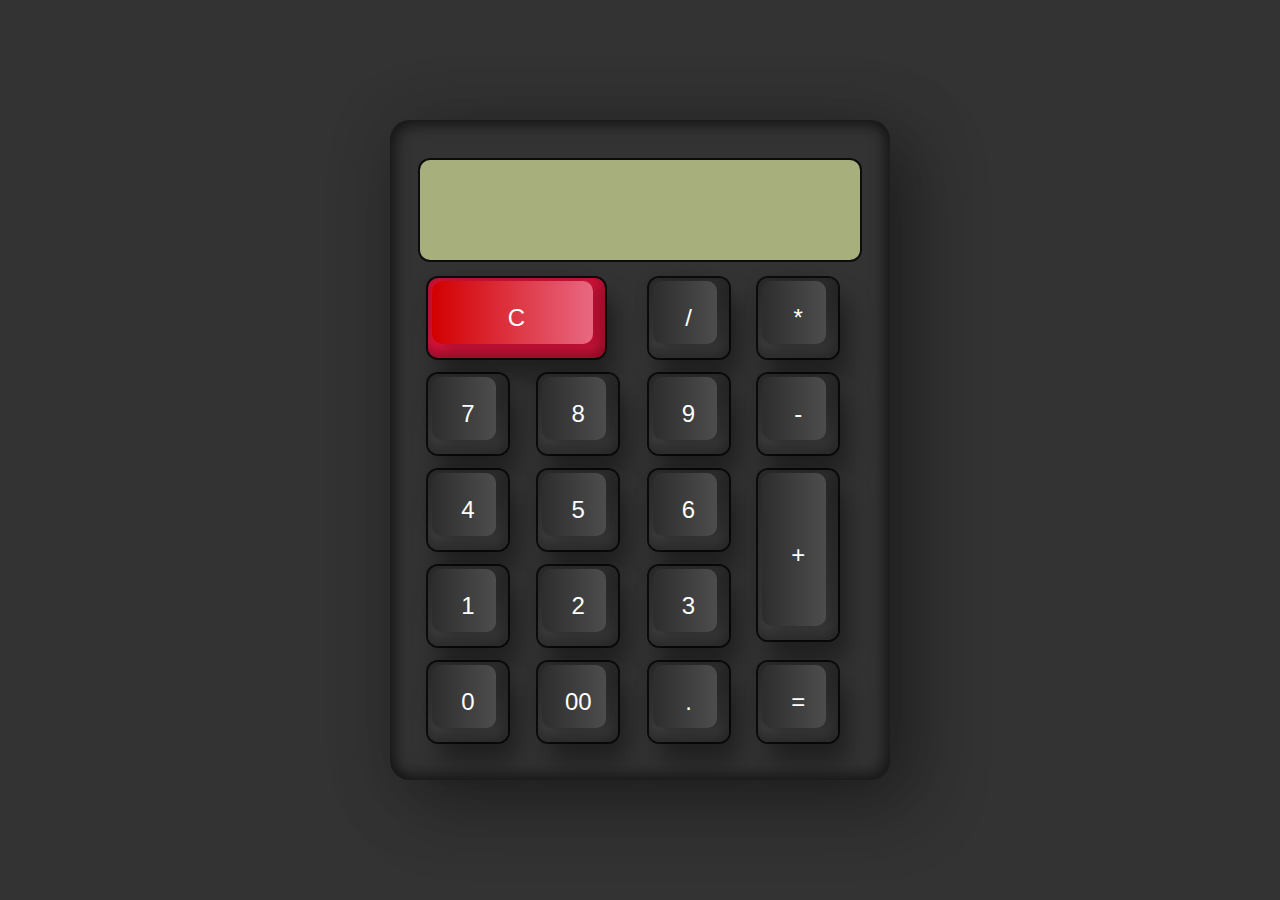
<file: calculadorajs/calculadora.html>
<!DOCTYPE html>
<html lang="pt-br">
<head>
    <meta charset="UTF-8">
    <meta http-equiv="X-UA-Compatible" content="IE=edge">
    <meta name="viewport" content="width=device-width, initial-scale=1.0">
    <link rel="stylesheet" href="style.css">
    <title>Calculadora.js</title>
</head>
<body>
    <div class="container">
        <form class="calculadora" name="calc">
            <input type="text" class="value" readonly name="txt">
            <span class="num clear" onclick="calc.txt.value =''"><i>C</i></span>

            <span class="num" onclick="calc.txt.value +='/'"><i>/</i></span>
            <span class="num" onclick="calc.txt.value +='*'"><i>*</i></span>
            <span class="num" onclick="calc.txt.value +='7'"><i>7</i></span>
            <span class="num" onclick="calc.txt.value +='8'"><i>8</i></span>
            <span class="num" onclick="calc.txt.value +='9'"><i>9</i></span>
            <span class="num" onclick="calc.txt.value +='-'"><i>-</i></span>
            <span class="num" onclick="calc.txt.value +='4'"><i>4</i></span>
            <span class="num" onclick="calc.txt.value +='5'"><i>5</i></span>
            <span class="num" onclick="calc.txt.value +='6'"><i>6</i></span>
            <span class="num plus" onclick="calc.txt.value +='+'"><i>+</i></span>
            <span class="num" onclick="calc.txt.value +='1'"><i>1</i></span>
            <span class="num" onclick="calc.txt.value +='2'"><i>2</i></span>
            <span class="num" onclick="calc.txt.value +='3'"><i>3</i></span>
            <span class="num" onclick="calc.txt.value +='0'"><i>0</i></span>
            <span class="num" onclick="calc.txt.value +='00'"><i>00</i></span>
            <span class="num" onclick="calc.txt.value +='.'"><i>.</i></span>

            <span class="num" onclick="document.calc.txt.value=eval(calc.txt.value)"><i>=</i></span>
        </form>
    </div>
</body>
</html>
</file>
<file: calculadorajs/style.css>
*{
    margin: 0;
    padding: 0;
    box-sizing: border-box;
    font-family: Arial, Helvetica, sans-serif;
}
body{
    display: flex;
    justify-content: center;
    align-items: center;
    min-height: 100vh;
    background: #333;
}
.container{
    position: relative;
    min-width: 300px;
    min-height: 400px;
    background: #333;
    padding: 40px 30px 30px;
    border-radius: 20px;
    box-shadow: 25px 25px 75px rgba(0,0,0,0.25),
    10px 10px 70px rgba(0,0,0,0.25),
    inset -5px -5px 15px rgba(0,0,0,0.5),
    inset 5px 5px 15px rgba(0,0,0,0.5);
}

.calculadora{
    position: relative;
    display: grid;
}

/*visor da calculadora*/
.calculadora .value{
    position: relative;
    grid-column: span 4;
    height: 100px;
    width: 100%;
    border: none;
    outline: none;
    background: #a7af7c;
    margin-bottom: 10px;
    border-radius: 10px;
    box-shadow: 0 0 0 2px rgba(0,0,0,0.75);
    text-align: right;
    padding: 10px;
    font-size: 2em;
    color: #fff;
}
/*botoes da calculadora*/
.calculadora span{
    position: relative;
    display: grid;
    place-items: center;
    width: 80px;
    height: 80px;
    margin: 8px;
    background: linear-gradient(180deg,#2f2f2f,#3f3f3f);
    box-shadow: inset -8px 0 8px rgba(0,0,0,0.15),
    inset 0 -8px 8px rgba(0,0,0,0.25),
    0 0 0 2px rgba(0,0,0,0.75),
    10px 20px 25px rgba(0,0,0,0.4);
    color: #fff;
    user-select: none;
    cursor: pointer;
    font-weight: 400;
    border-radius: 10px;
    
}

.calculadora span::before{
    content: '';
    position: absolute;
    top: 3px;
    left: 4px;
    bottom: 14px;
    right: 12px;
    background: linear-gradient(90deg,#2d2d2d,#4d4d4d);
    border-radius: 10px;
    box-shadow: -5px -5px 15px rgba(0,0,0,0.1),
    10px 5px 10px rgba(0,0,0,0.15);
}

.calculadora span:active{
    filter: brightness(1.5);
    color: crimson;
}

.calculadora span i{
    position: relative;
    font-style: normal;
    font-size: 1.5em;
    text-transform: uppercase;
}
/*botao active*/
.calculadora .clear{
    grid-column:  span 2;
    width: 177px;
    background: crimson;
}
.calculadora .clear::before{
    background: linear-gradient(90deg,#d20000,#ffffff5c);
}
/*botao +*/
.calculadora .plus{
    grid-row: span 2;
    height: 170px;
}
</file>
